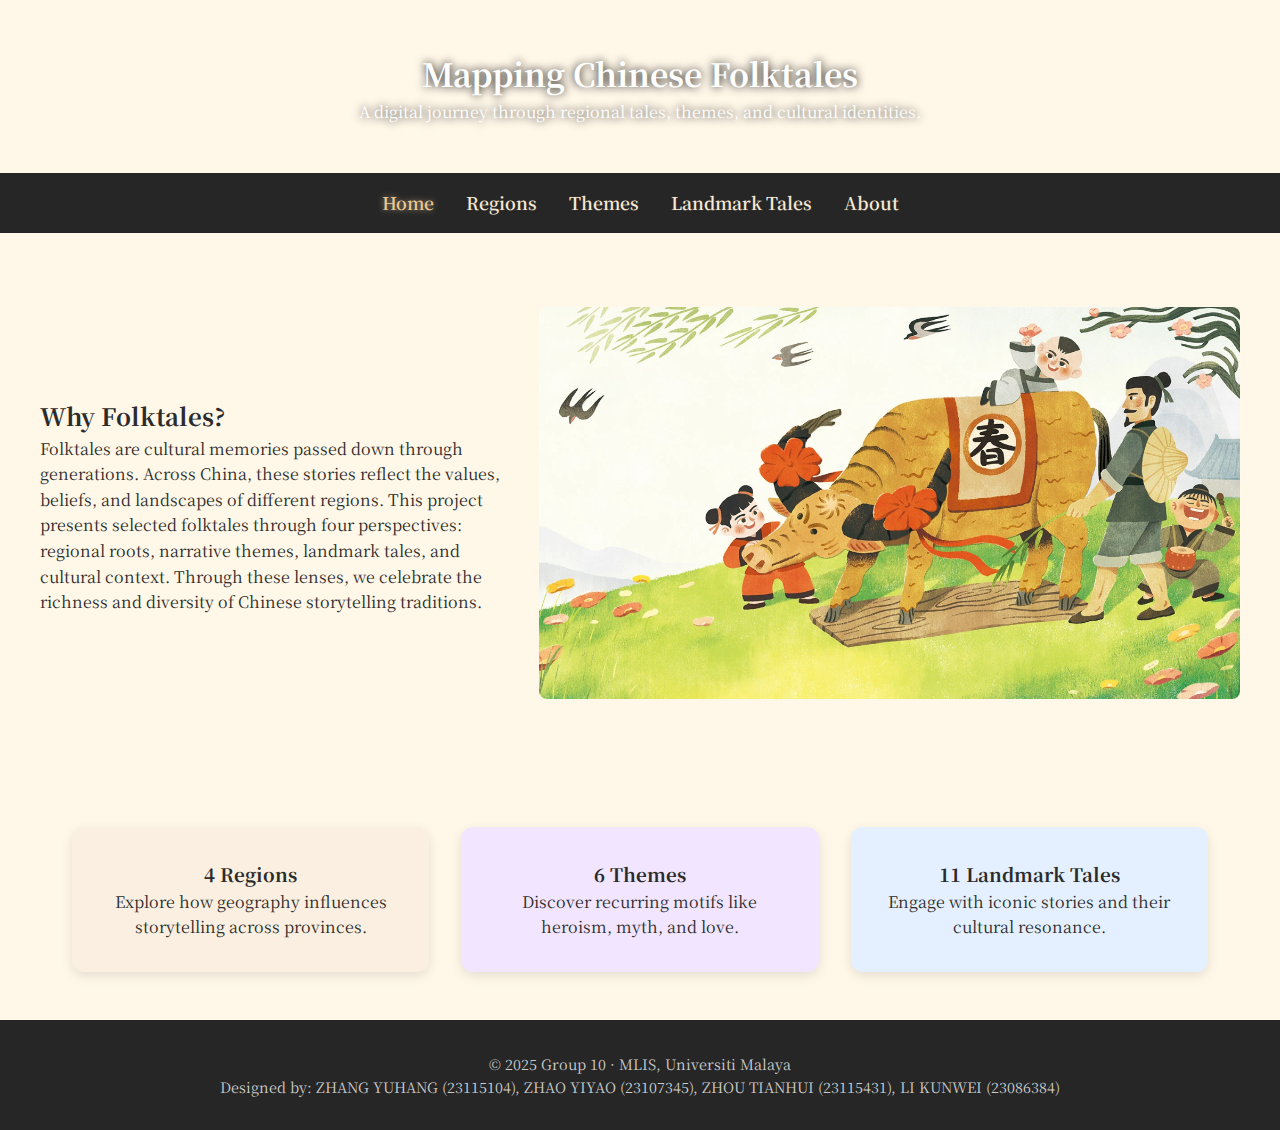
<file: index.html>
<!DOCTYPE html>
<html lang="en">
    <head>
        <meta charset="UTF-8" />
        <meta name="viewport" content="width=device-width, initial-scale=1.0" />
        <title>Mapping Chinese Folktales</title>
        <link
            href="https://fonts.googleapis.com/css2?family=Noto+Serif+SC:wght@400;600&display=swap"
            rel="stylesheet" />
        <link rel="stylesheet" href="css/index.css" />
        <link rel="stylesheet" href="css/home.css" />
    </head>
    <body>
        <header>
            <h1>Mapping Chinese Folktales</h1>
            <p>A digital journey through regional tales, themes, and cultural identities.</p>
        </header>

        <nav>
            <a class="active" href="index.html">Home</a>
            <a href="regions.html">Regions</a>
            <a href="themes.html">Themes</a>
            <a href="stories.html">Landmark Tales</a>
            <a href="about.html">About</a>
        </nav>

        <section class="why-section">
            <div class="wrapper">
                <div class="why-text">
                    <h2>Why Folktales?</h2>
                    <p>
                        Folktales are cultural memories passed down through generations. Across China, these stories
                        reflect the values, beliefs, and landscapes of different regions. This project presents selected
                        folktales through four perspectives: regional roots, narrative themes, landmark tales, and
                        cultural context. Through these lenses, we celebrate the richness and diversity of Chinese
                        storytelling traditions.
                    </p>
                </div>
                <div class="why-img">
                    <!-- <img
                    src="https://upload.wikimedia.org/wikipedia/commons/0/0e/Yoshitoshi_-_100_Aspects_of_the_Moon_-_40.jpg"
                    alt="Storytelling illustration" /> -->
                    <img src="img/1.png" alt="" />
                </div>
            </div>
        </section>

        <section class="highlights">
            <div class="highlight-card">
                <h3>4 Regions</h3>
                <p>Explore how geography influences storytelling across provinces.</p>
            </div>
            <div class="highlight-card">
                <h3>6 Themes</h3>
                <p>Discover recurring motifs like heroism, myth, and love.</p>
            </div>
            <div class="highlight-card">
                <h3>11 Landmark Tales</h3>
                <p>Engage with iconic stories and their cultural resonance.</p>
            </div>
        </section>

        <footer>
            <p>© 2025 Group 10 · MLIS, Universiti Malaya</p>
            <p>
                Designed by: ZHANG YUHANG (23115104), ZHAO YIYAO (23107345), ZHOU TIANHUI (23115431), LI KUNWEI
                (23086384)
            </p>
        </footer>
    </body>
</html>
</file>
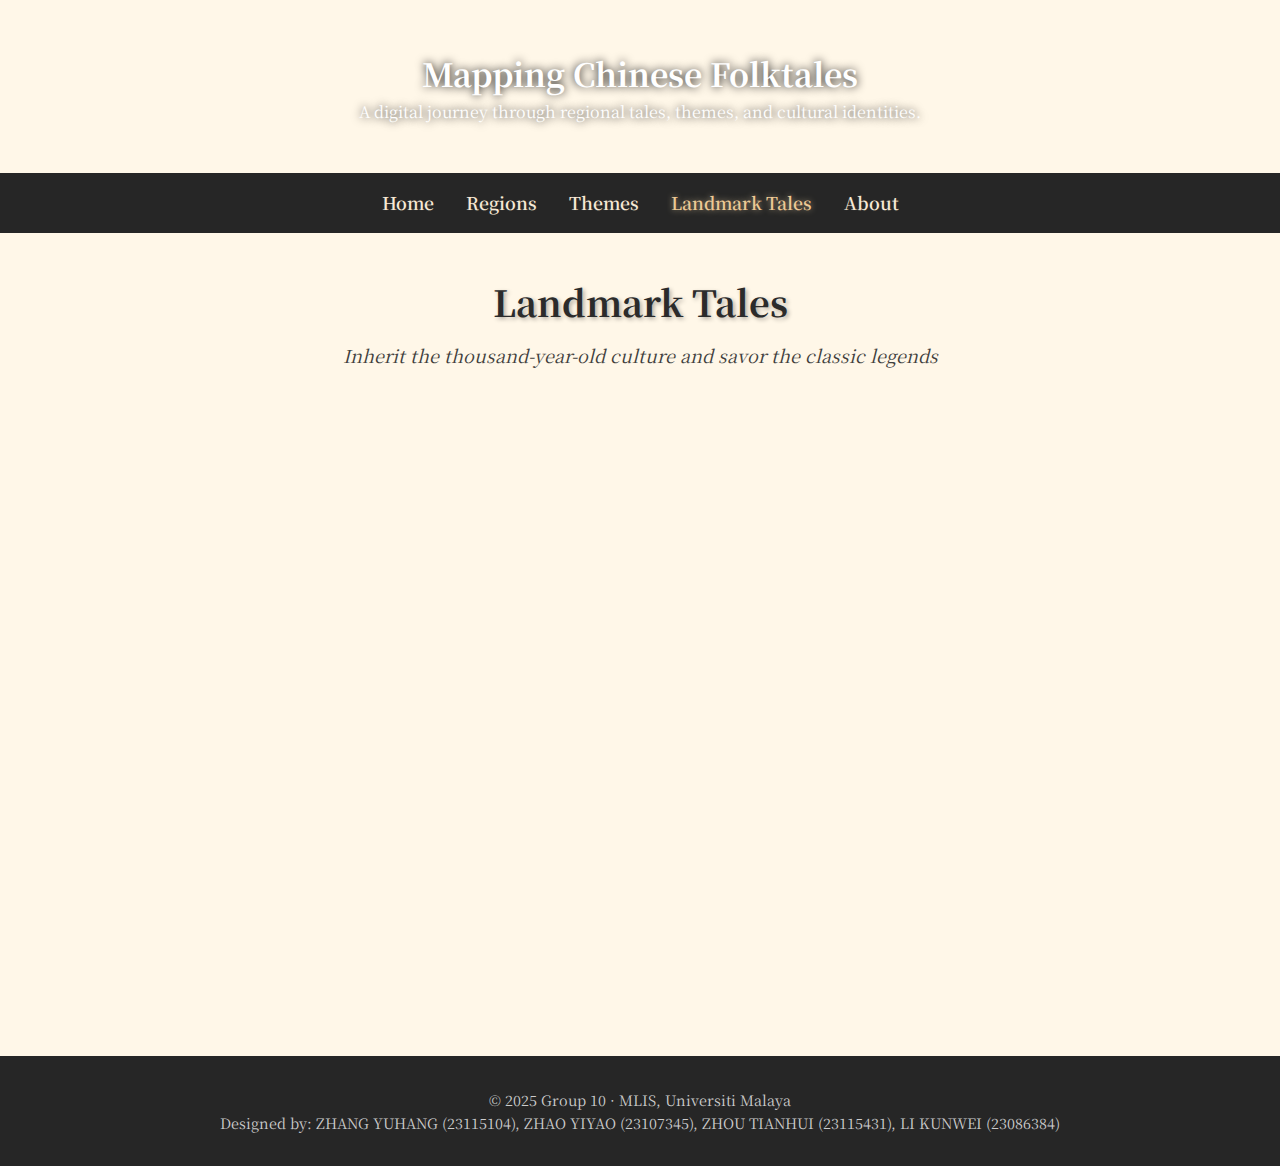
<file: stories.html>
<!DOCTYPE html>
<html lang="en">
    <head>
        <meta charset="UTF-8" />
        <meta name="viewport" content="width=device-width, initial-scale=1.0" />
        <title>Mapping Chinese Folktales</title>
        <link
            href="https://fonts.googleapis.com/css2?family=Noto+Serif+SC:wght@400;600&display=swap"
            rel="stylesheet" />

        <link rel="stylesheet" href="css/index.css" />
    </head>

    <body>
        <header>
            <h1>Mapping Chinese Folktales</h1>
            <p>A digital journey through regional tales, themes, and cultural identities.</p>
        </header>

        <nav>
            <a href="index.html">Home</a>
            <a href="regions.html">Regions</a>
            <a href="themes.html">Themes</a>
            <a class="active" href="stories.html">Landmark Tales</a>
            <a href="about.html">About</a>
        </nav>

        <main>
            <div class="header text-center">
                <h1 class="main-title">Landmark Tales</h1>
                <p class="subtitle">Inherit the thousand-year-old culture and savor the classic legends</p>
            </div>

            <div class="container">
                <iframe
                    src="https://cdn.knightlab.com/libs/timeline3/latest/embed/index.html?source=v2%3A2PACX-1vRk54QwwZbKPGCCfIO9J8CgfU6RWIIhSk_O4r7I3-Yg5fiVTwc5ikBI0xbqGUgZtKm-u1J6MstILXfm&font=Default&lang=en&initial_zoom=2&width=100%25&height=650"
                    width="100%"
                    height="650"
                    webkitallowfullscreen
                    mozallowfullscreen
                    allowfullscreen
                    frameborder="0"></iframe>
            </div>
        </main>

        <footer>
            <p>© 2025 Group 10 · MLIS, Universiti Malaya</p>
            <p>
                Designed by: ZHANG YUHANG (23115104), ZHAO YIYAO (23107345), ZHOU TIANHUI (23115431), LI KUNWEI
                (23086384)
            </p>
        </footer>
    </body>
</html>
</file>
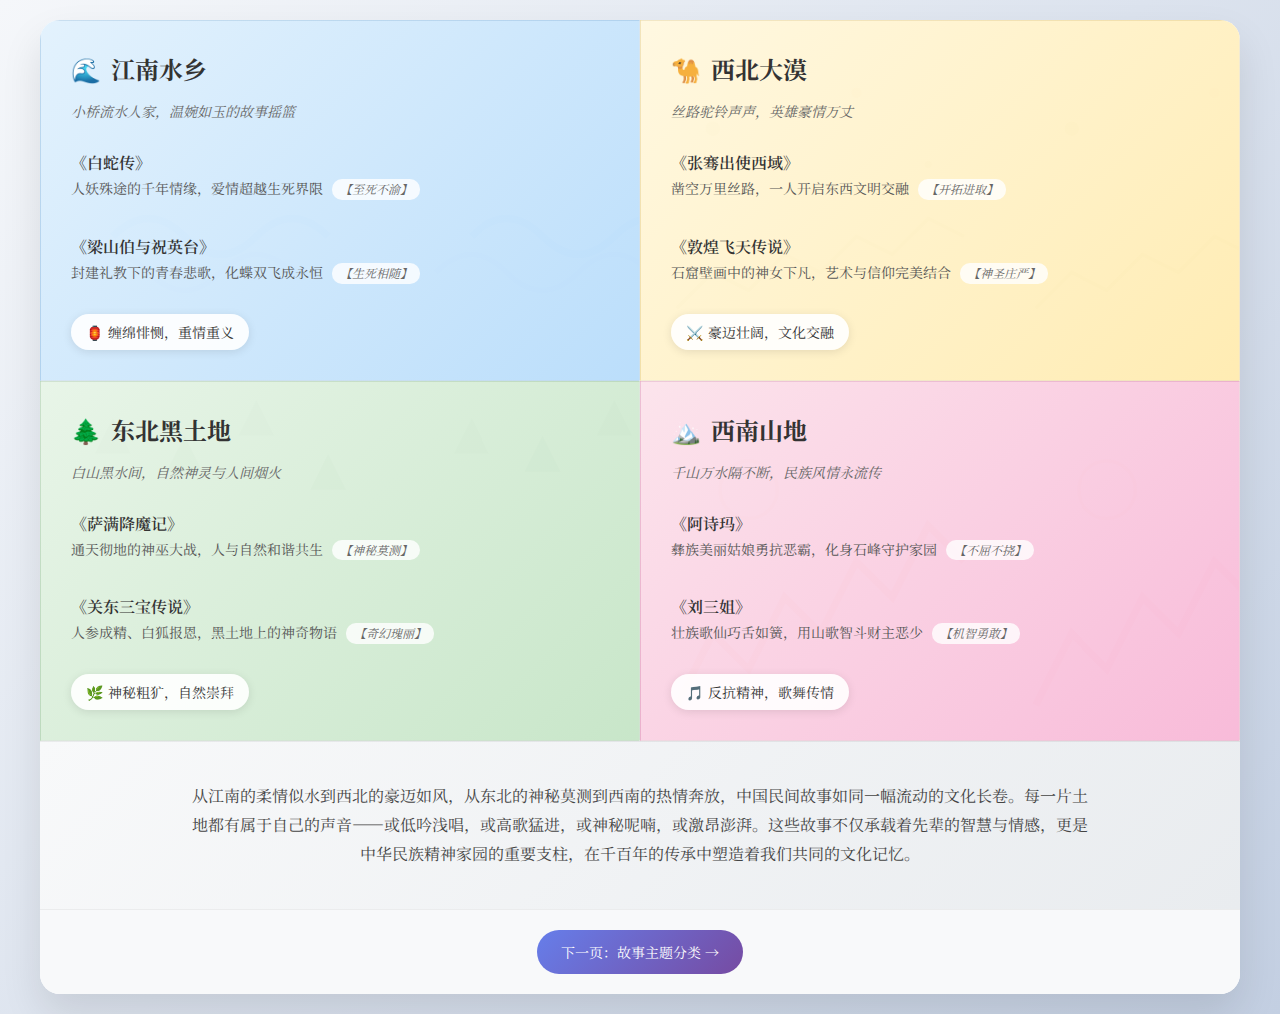
<file: ui/2.html>
<!DOCTYPE html>
<html lang="zh-CN">
    <head>
        <meta charset="UTF-8" />
        <meta name="viewport" content="width=device-width, initial-scale=1.0" />
        <title>地域故事页面</title>
        <style>
            @import url('https://fonts.googleapis.com/css2?family=Noto+Serif+SC:wght@400;600;700&display=swap');

            * {
                margin: 0;
                padding: 0;
                box-sizing: border-box;
            }

            body {
                font-family: 'Noto Serif SC', serif;
                background: linear-gradient(135deg, #f5f7fa 0%, #c3cfe2 100%);
                min-height: 100vh;
                padding: 20px;
            }

            .container {
                max-width: 1200px;
                margin: 0 auto;
                background: white;
                border-radius: 20px;
                box-shadow: 0 20px 40px rgba(0, 0, 0, 0.1);
                overflow: hidden;
            }

            .header {
                text-align: center;
                padding: 40px 20px 30px;
                background: linear-gradient(135deg, #667eea 0%, #764ba2 100%);
                color: white;
                position: relative;
            }

            .header::before {
                content: '';
                position: absolute;
                top: 0;
                left: 0;
                right: 0;
                bottom: 0;
                background: url('data:image/svg+xml,<svg xmlns="http://www.w3.org/2000/svg" viewBox="0 0 100 100"><defs><pattern id="grain" width="100" height="100" patternUnits="userSpaceOnUse"><circle cx="25" cy="25" r="1" fill="white" opacity="0.1"/><circle cx="75" cy="75" r="1" fill="white" opacity="0.1"/><circle cx="50" cy="10" r="0.5" fill="white" opacity="0.1"/></pattern></defs><rect width="100" height="100" fill="url(%23grain)"/></svg>');
                opacity: 0.3;
            }

            .main-title {
                font-size: 36px;
                font-weight: 700;
                margin-bottom: 10px;
                text-shadow: 2px 2px 4px rgba(0, 0, 0, 0.3);
                position: relative;
                z-index: 1;
            }

            .subtitle {
                font-size: 18px;
                font-style: italic;
                opacity: 0.9;
                position: relative;
                z-index: 1;
            }

            .regions-grid {
                display: grid;
                grid-template-columns: 1fr 1fr;
                gap: 0;
            }

            .region-card {
                padding: 30px;
                position: relative;
                overflow: hidden;
                transition: transform 0.3s ease, box-shadow 0.3s ease;
                border: 1px solid rgba(0, 0, 0, 0.05);
            }

            .region-card:hover {
                transform: translateY(-5px);
                box-shadow: 0 10px 30px rgba(0, 0, 0, 0.15);
            }

            .region-card::before {
                content: '';
                position: absolute;
                top: 0;
                left: 0;
                right: 0;
                bottom: 0;
                opacity: 0.05;
                z-index: 0;
            }

            .jiangnan {
                background: linear-gradient(135deg, #e3f2fd 0%, #bbdefb 100%);
            }

            .jiangnan::before {
                background: url('data:image/svg+xml,<svg xmlns="http://www.w3.org/2000/svg" viewBox="0 0 100 100"><path d="M20,60 Q30,50 40,60 T60,60 T80,60" stroke="%234A90E2" stroke-width="2" fill="none" opacity="0.3"/><path d="M10,70 Q20,60 30,70 T50,70 T70,70" stroke="%234A90E2" stroke-width="1.5" fill="none" opacity="0.2"/></svg>');
            }

            .xibei {
                background: linear-gradient(135deg, #fff8e1 0%, #ffecb3 100%);
            }

            .xibei::before {
                background: url('data:image/svg+xml,<svg xmlns="http://www.w3.org/2000/svg" viewBox="0 0 100 100"><circle cx="20" cy="30" r="2" fill="%23D4AF37" opacity="0.3"/><circle cx="60" cy="20" r="1.5" fill="%23D4AF37" opacity="0.2"/><circle cx="80" cy="40" r="1" fill="%23D4AF37" opacity="0.3"/><path d="M10,80 L20,70 L30,75 L40,65 L50,70 L60,60 L70,65 L80,55 L90,60" stroke="%23D4AF37" stroke-width="1" fill="none" opacity="0.3"/></svg>');
            }

            .dongbei {
                background: linear-gradient(135deg, #e8f5e8 0%, #c8e6c9 100%);
            }

            .dongbei::before {
                background: url('data:image/svg+xml,<svg xmlns="http://www.w3.org/2000/svg" viewBox="0 0 100 100"><polygon points="20,10 25,20 15,20" fill="%232F5233" opacity="0.2"/><polygon points="40,15 45,25 35,25" fill="%232F5233" opacity="0.3"/><polygon points="60,5 65,15 55,15" fill="%232F5233" opacity="0.2"/><polygon points="80,20 85,30 75,30" fill="%232F5233" opacity="0.3"/></svg>');
            }

            .xinan {
                background: linear-gradient(135deg, #fce4ec 0%, #f8bbd9 100%);
            }

            .xinan::before {
                background: url('data:image/svg+xml,<svg xmlns="http://www.w3.org/2000/svg" viewBox="0 0 100 100"><path d="M10,90 L20,70 L30,80 L40,60 L50,70 L60,50 L70,60 L80,40 L90,50" stroke="%23E74C3C" stroke-width="2" fill="none" opacity="0.3"/><circle cx="30" cy="30" r="8" fill="none" stroke="%23E74C3C" stroke-width="1" opacity="0.2"/></svg>');
            }

            .region-header {
                display: flex;
                align-items: center;
                margin-bottom: 15px;
                position: relative;
                z-index: 1;
            }

            .region-icon {
                font-size: 24px;
                margin-right: 10px;
            }

            .region-name {
                font-size: 24px;
                font-weight: 700;
                color: #333;
            }

            .region-desc {
                font-size: 14px;
                color: #666;
                font-style: italic;
                margin-bottom: 20px;
                position: relative;
                z-index: 1;
            }

            .stories {
                margin-bottom: 20px;
                position: relative;
                z-index: 1;
            }

            .story {
                margin-bottom: 15px;
                padding: 10px 0;
            }

            .story-title {
                font-size: 16px;
                font-weight: 600;
                color: #333;
                margin-bottom: 5px;
            }

            .story-desc {
                font-size: 14px;
                color: #555;
                line-height: 1.4;
            }

            .emotion-tag {
                display: inline-block;
                background: rgba(255, 255, 255, 0.8);
                padding: 2px 8px;
                border-radius: 10px;
                font-size: 12px;
                color: #666;
                margin-left: 5px;
                font-style: italic;
            }

            .region-tag {
                background: rgba(255, 255, 255, 0.9);
                padding: 8px 15px;
                border-radius: 20px;
                font-size: 14px;
                color: #333;
                display: inline-flex;
                align-items: center;
                gap: 5px;
                box-shadow: 0 2px 10px rgba(0, 0, 0, 0.1);
                position: relative;
                z-index: 1;
            }

            .summary {
                padding: 40px;
                background: linear-gradient(135deg, #f8f9fa 0%, #e9ecef 100%);
                text-align: center;
                border-top: 1px solid rgba(0, 0, 0, 0.05);
            }

            .summary p {
                font-size: 16px;
                line-height: 1.8;
                color: #444;
                max-width: 900px;
                margin: 0 auto;
            }

            .nav-hint {
                text-align: center;
                padding: 20px;
                background: #f8f9fa;
                border-top: 1px solid rgba(0, 0, 0, 0.05);
            }

            .nav-button {
                display: inline-block;
                background: linear-gradient(135deg, #667eea 0%, #764ba2 100%);
                color: white;
                padding: 12px 24px;
                border-radius: 25px;
                text-decoration: none;
                font-size: 14px;
                transition: transform 0.3s ease;
            }

            .nav-button:hover {
                transform: translateY(-2px);
                box-shadow: 0 5px 15px rgba(0, 0, 0, 0.2);
            }

            @media (max-width: 768px) {
                .regions-grid {
                    grid-template-columns: 1fr;
                }

                .main-title {
                    font-size: 28px;
                }

                .region-card {
                    padding: 20px;
                }
            }
        </style>
    </head>
    <body>
        <div class="container">
        

            <div class="regions-grid">
                <div class="region-card jiangnan">
                    <div class="region-header">
                        <span class="region-icon">🌊</span>
                        <h2 class="region-name">江南水乡</h2>
                    </div>
                    <p class="region-desc">小桥流水人家，温婉如玉的故事摇篮</p>

                    <div class="stories">
                        <div class="story">
                            <div class="story-title">《白蛇传》</div>
                            <div class="story-desc">
                                人妖殊途的千年情缘，爱情超越生死界限
                                <span class="emotion-tag">【至死不渝】</span>
                            </div>
                        </div>
                        <div class="story">
                            <div class="story-title">《梁山伯与祝英台》</div>
                            <div class="story-desc">
                                封建礼教下的青春悲歌，化蝶双飞成永恒
                                <span class="emotion-tag">【生死相随】</span>
                            </div>
                        </div>
                    </div>

                    <div class="region-tag">
                        <span>🏮</span>
                        <span>缠绵悱恻，重情重义</span>
                    </div>
                </div>

                <div class="region-card xibei">
                    <div class="region-header">
                        <span class="region-icon">🐪</span>
                        <h2 class="region-name">西北大漠</h2>
                    </div>
                    <p class="region-desc">丝路驼铃声声，英雄豪情万丈</p>

                    <div class="stories">
                        <div class="story">
                            <div class="story-title">《张骞出使西域》</div>
                            <div class="story-desc">
                                凿空万里丝路，一人开启东西文明交融
                                <span class="emotion-tag">【开拓进取】</span>
                            </div>
                        </div>
                        <div class="story">
                            <div class="story-title">《敦煌飞天传说》</div>
                            <div class="story-desc">
                                石窟壁画中的神女下凡，艺术与信仰完美结合
                                <span class="emotion-tag">【神圣庄严】</span>
                            </div>
                        </div>
                    </div>

                    <div class="region-tag">
                        <span>⚔️</span>
                        <span>豪迈壮阔，文化交融</span>
                    </div>
                </div>

                <div class="region-card dongbei">
                    <div class="region-header">
                        <span class="region-icon">🌲</span>
                        <h2 class="region-name">东北黑土地</h2>
                    </div>
                    <p class="region-desc">白山黑水间，自然神灵与人间烟火</p>

                    <div class="stories">
                        <div class="story">
                            <div class="story-title">《萨满降魔记》</div>
                            <div class="story-desc">
                                通天彻地的神巫大战，人与自然和谐共生
                                <span class="emotion-tag">【神秘莫测】</span>
                            </div>
                        </div>
                        <div class="story">
                            <div class="story-title">《关东三宝传说》</div>
                            <div class="story-desc">
                                人参成精、白狐报恩，黑土地上的神奇物语
                                <span class="emotion-tag">【奇幻瑰丽】</span>
                            </div>
                        </div>
                    </div>

                    <div class="region-tag">
                        <span>🌿</span>
                        <span>神秘粗犷，自然崇拜</span>
                    </div>
                </div>

                <div class="region-card xinan">
                    <div class="region-header">
                        <span class="region-icon">🏔️</span>
                        <h2 class="region-name">西南山地</h2>
                    </div>
                    <p class="region-desc">千山万水隔不断，民族风情永流传</p>

                    <div class="stories">
                        <div class="story">
                            <div class="story-title">《阿诗玛》</div>
                            <div class="story-desc">
                                彝族美丽姑娘勇抗恶霸，化身石峰守护家园
                                <span class="emotion-tag">【不屈不挠】</span>
                            </div>
                        </div>
                        <div class="story">
                            <div class="story-title">《刘三姐》</div>
                            <div class="story-desc">
                                壮族歌仙巧舌如簧，用山歌智斗财主恶少
                                <span class="emotion-tag">【机智勇敢】</span>
                            </div>
                        </div>
                    </div>

                    <div class="region-tag">
                        <span>🎵</span>
                        <span>反抗精神，歌舞传情</span>
                    </div>
                </div>
            </div>

            <div class="summary">
                <p>
                    从江南的柔情似水到西北的豪迈如风，从东北的神秘莫测到西南的热情奔放，中国民间故事如同一幅流动的文化长卷。每一片土地都有属于自己的声音——或低吟浅唱，或高歌猛进，或神秘呢喃，或激昂澎湃。这些故事不仅承载着先辈的智慧与情感，更是中华民族精神家园的重要支柱，在千百年的传承中塑造着我们共同的文化记忆。
                </p>
            </div>

            <div class="nav-hint">
                <a href="#" class="nav-button">下一页：故事主题分类 →</a>
            </div>
        </div>
    </body>
</html>
</file>
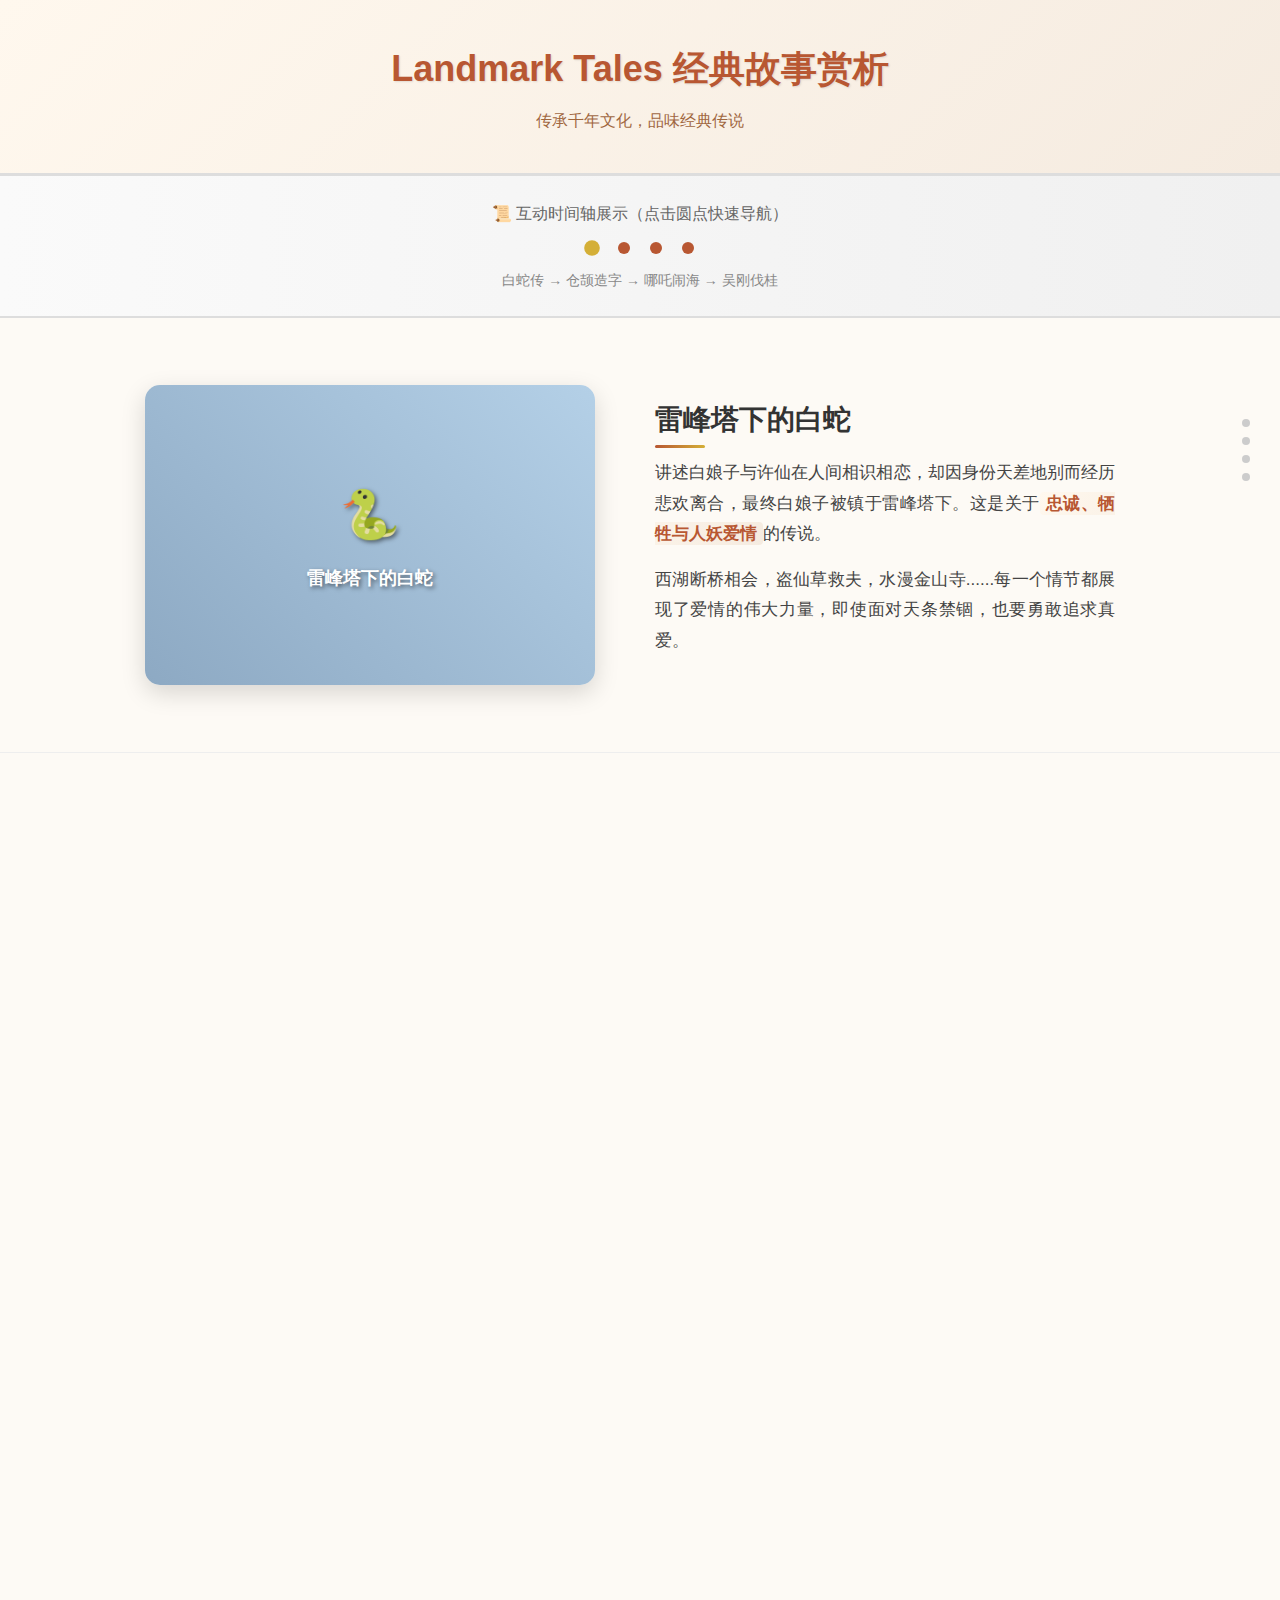
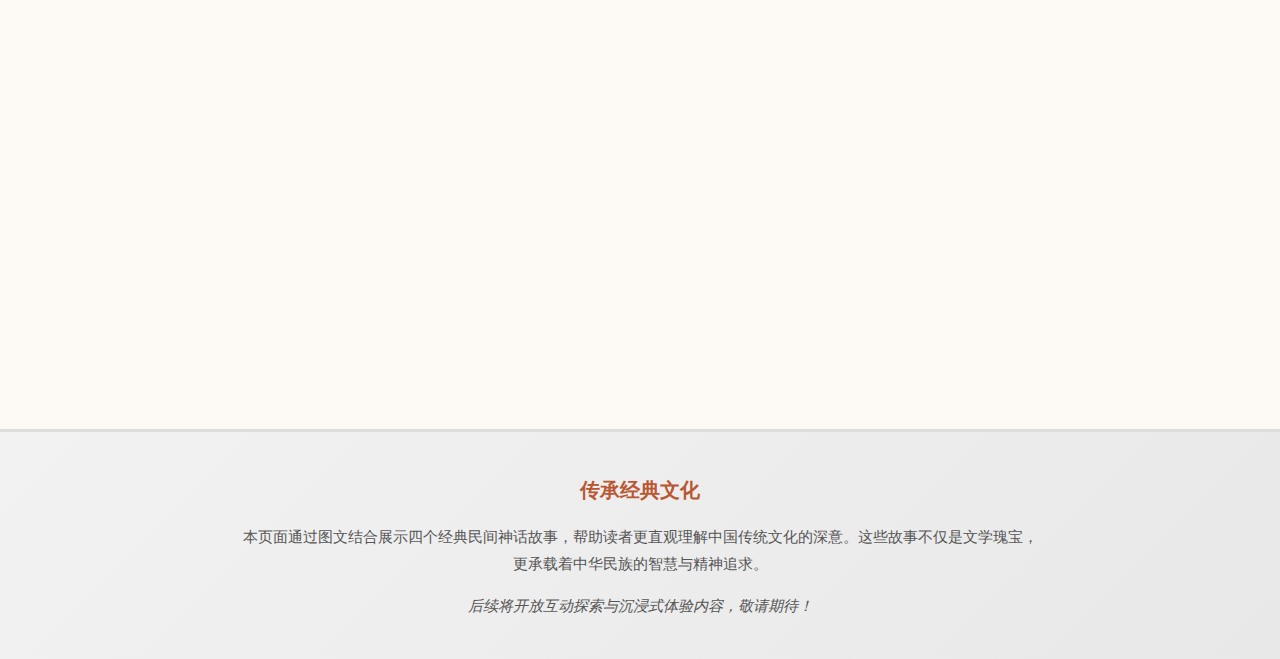
<file: ui/4.html>
<!DOCTYPE html>
<html lang="zh">
    <head>
        <meta charset="UTF-8" />
        <meta name="viewport" content="width=device-width, initial-scale=1.0" />
        <title>经典故事赏析 - Landmark Tales</title>
        <style>
            * {
                margin: 0;
                padding: 0;
                box-sizing: border-box;
            }

            body {
                font-family: 'Microsoft YaHei', 'PingFang SC', sans-serif;
                background-color: #fdfaf5;
                line-height: 1.6;
            }

            header {
                background: linear-gradient(135deg, #fff8ee 0%, #f5ebe0 100%);
                padding: 40px 20px;
                text-align: center;
                border-bottom: 3px solid #ddd;
                box-shadow: 0 2px 10px rgba(0, 0, 0, 0.1);
            }

            h1 {
                font-size: 36px;
                color: #b85732;
                margin: 0;
                text-shadow: 1px 1px 2px rgba(0, 0, 0, 0.1);
                animation: fadeInDown 1s ease;
            }

            .subtitle {
                font-size: 16px;
                color: #8b4513;
                margin-top: 10px;
                opacity: 0.8;
            }

            .timeline {
                background: linear-gradient(90deg, #fafafa 0%, #f0f0f0 100%);
                padding: 25px 20px;
                text-align: center;
                border-bottom: 2px solid #ddd;
                font-size: 16px;
                color: #666;
                position: relative;
                overflow: hidden;
            }

            .timeline::before {
                content: '';
                position: absolute;
                top: 0;
                left: -100%;
                width: 100%;
                height: 100%;
                background: linear-gradient(90deg, transparent, rgba(255, 255, 255, 0.4), transparent);
                animation: shimmer 3s infinite;
            }

            .timeline-content {
                position: relative;
                z-index: 1;
            }

            .timeline-dots {
                display: flex;
                justify-content: center;
                align-items: center;
                margin: 15px 0;
                gap: 20px;
            }

            .timeline-dot {
                width: 12px;
                height: 12px;
                border-radius: 50%;
                background: #b85732;
                cursor: pointer;
                transition: all 0.3s ease;
                position: relative;
            }

            .timeline-dot:hover {
                transform: scale(1.5);
                box-shadow: 0 0 10px rgba(184, 87, 50, 0.5);
            }

            .timeline-dot.active {
                background: #d4af37;
                transform: scale(1.3);
            }

            .timeline-dot::after {
                content: '';
                position: absolute;
                top: -20px;
                left: 50%;
                transform: translateX(-50%);
                width: 2px;
                height: 15px;
                background: #b85732;
                opacity: 0;
                transition: opacity 0.3s ease;
            }

            .timeline-dot:hover::after {
                opacity: 1;
            }

            .story-block {
                display: flex;
                align-items: center;
                justify-content: center;
                padding: 60px 40px;
                gap: 40px;
                border-bottom: 1px solid #eee;
                transition: all 0.5s ease;
                opacity: 0;
                transform: translateY(50px);
            }

            .story-block.visible {
                opacity: 1;
                transform: translateY(0);
            }

            .story-block:nth-child(even) {
                flex-direction: row-reverse;
                background: linear-gradient(135deg, #f9f9f9 0%, #f0f0f0 100%);
            }

            .story-block:hover {
                background: linear-gradient(135deg, #f5f5f5 0%, #ebebeb 100%);
                transform: translateY(-5px);
                box-shadow: 0 10px 30px rgba(0, 0, 0, 0.1);
            }

            .story-text {
                flex: 1;
                max-width: 500px;
                padding: 20px;
            }

            .story-text h2 {
                font-size: 28px;
                color: #333;
                margin-bottom: 15px;
                position: relative;
                display: inline-block;
            }

            .story-text h2::after {
                content: '';
                position: absolute;
                bottom: -5px;
                left: 0;
                width: 50px;
                height: 3px;
                background: linear-gradient(90deg, #b85732, #d4af37);
                border-radius: 2px;
            }

            .story-text p {
                font-size: 17px;
                line-height: 1.8;
                color: #444;
                text-align: justify;
                margin-bottom: 15px;
            }

            .story-highlight {
                color: #b85732;
                font-weight: 600;
                background: linear-gradient(120deg, #fff8ee, #f5ebe0);
                padding: 2px 6px;
                border-radius: 4px;
            }

            .story-img {
                flex: 1;
                max-width: 450px;
                position: relative;
                overflow: hidden;
                border-radius: 15px;
                box-shadow: 0 8px 25px rgba(0, 0, 0, 0.15);
                transition: transform 0.3s ease;
            }

            .story-img:hover {
                transform: scale(1.05);
            }

            .story-img img {
                width: 100%;
                height: 300px;
                object-fit: cover;
                border-radius: 15px;
                transition: transform 0.5s ease;
            }

            .story-img:hover img {
                transform: scale(1.1);
            }

            /* 为每个故事添加不同的背景图片 */
            .story-img.baise {
                background: linear-gradient(45deg, #8da9c3, #b4d0e7);
            }

            .story-img.cangjie {
                background: linear-gradient(45deg, #2d40a4, #4a5fcf);
            }

            .story-img.neza {
                background: linear-gradient(45deg, #f3ecd9, #e6d5b8);
            }

            .story-img.wugang {
                background: linear-gradient(45deg, #2d40a4, #1a237e);
            }

            .placeholder-img {
                width: 100%;
                height: 300px;
                display: flex;
                flex-direction: column;
                align-items: center;
                justify-content: center;
                color: white;
                font-size: 18px;
                font-weight: bold;
                text-shadow: 2px 2px 4px rgba(0, 0, 0, 0.5);
                border-radius: 15px;
            }

            .placeholder-img .icon {
                font-size: 48px;
                margin-bottom: 10px;
            }

            .footer {
                background: linear-gradient(135deg, #f2f2f2 0%, #e8e8e8 100%);
                padding: 40px 20px;
                text-align: center;
                font-size: 15px;
                color: #555;
                border-top: 3px solid #ddd;
            }

            .footer-content {
                max-width: 800px;
                margin: 0 auto;
                line-height: 1.8;
            }

            .footer h3 {
                color: #b85732;
                margin-bottom: 15px;
                font-size: 20px;
            }

            /* 响应式设计 */
            @media (max-width: 768px) {
                .story-block,
                .story-block:nth-child(even) {
                    flex-direction: column;
                    padding: 40px 20px;
                    text-align: center;
                }

                .story-text {
                    max-width: 100%;
                    margin-top: 20px;
                }

                .story-img {
                    max-width: 100%;
                }

                h1 {
                    font-size: 28px;
                }

                .timeline-dots {
                    gap: 15px;
                }
            }

            /* 动画效果 */
            @keyframes fadeInDown {
                from {
                    opacity: 0;
                    transform: translateY(-30px);
                }
                to {
                    opacity: 1;
                    transform: translateY(0);
                }
            }

            @keyframes shimmer {
                0% {
                    left: -100%;
                }
                100% {
                    left: 100%;
                }
            }

            .scroll-indicator {
                position: fixed;
                top: 50%;
                right: 30px;
                transform: translateY(-50%);
                z-index: 1000;
            }

            .scroll-dot {
                width: 8px;
                height: 8px;
                border-radius: 50%;
                background: #ccc;
                margin: 10px 0;
                cursor: pointer;
                transition: all 0.3s ease;
            }

            .scroll-dot.active {
                background: #b85732;
                transform: scale(1.3);
            }
        </style>
    </head>
    <body>
        <header>
            <h1>Landmark Tales 经典故事赏析</h1>
            <p class="subtitle">传承千年文化，品味经典传说</p>
        </header>

        <section class="timeline">
            <div class="timeline-content">
                <div>📜 互动时间轴展示（点击圆点快速导航）</div>
                <div class="timeline-dots">
                    <div class="timeline-dot active" data-story="0" title="雷峰塔下的白蛇"></div>
                    <div class="timeline-dot" data-story="1" title="仓颉造字"></div>
                    <div class="timeline-dot" data-story="2" title="哪吒闹海"></div>
                    <div class="timeline-dot" data-story="3" title="吴刚伐桂"></div>
                </div>
                <div style="font-size: 14px; color: #888; margin-top: 10px">
                    白蛇传 → 仓颉造字 → 哪吒闹海 → 吴刚伐桂
                </div>
            </div>
        </section>

        <section class="story-block" id="story-0">
            <div class="story-img baise">
                <div class="placeholder-img">
                    <div class="icon">🐍</div>
                    <div>雷峰塔下的白蛇</div>
                </div>
            </div>
            <div class="story-text">
                <h2>雷峰塔下的白蛇</h2>
                <p>
                    讲述白娘子与许仙在人间相识相恋，却因身份天差地别而经历悲欢离合，最终白娘子被镇于雷峰塔下。这是关于<span
                        class="story-highlight"
                        >忠诚、牺牲与人妖爱情</span
                    >的传说。
                </p>
                <p>
                    西湖断桥相会，盗仙草救夫，水漫金山寺......每一个情节都展现了爱情的伟大力量，即使面对天条禁锢，也要勇敢追求真爱。
                </p>
            </div>
        </section>

        <section class="story-block" id="story-1">
            <div class="story-img cangjie">
                <div class="placeholder-img">
                    <div class="icon">📝</div>
                    <div>仓颉造字</div>
                </div>
            </div>
            <div class="story-text">
                <h2>仓颉造字</h2>
                <p>
                    相传上古时期仓颉为了记录事件、传承文明，观天地万物，创造出象形文字。从此中国人拥有了属于自己的<span
                        class="story-highlight"
                        >文字系统</span
                    >，开启书写时代。
                </p>
                <p>
                    四目如神的仓颉，仰观天象，俯察地理，创造了最初的汉字。天降粟雨，鬼神夜哭，文字的诞生改变了人类文明的进程。
                </p>
            </div>
        </section>

        <section class="story-block" id="story-2">
            <div class="story-img neza">
                <div class="placeholder-img">
                    <div class="icon">⚔️</div>
                    <div>哪吒闹海</div>
                </div>
            </div>
            <div class="story-text">
                <h2>哪吒闹海</h2>
                <p>
                    哪吒为民除害，斗海怪并自刎还父母，后重生归来，体现了<span class="story-highlight"
                        >少年英雄勇于担当、敢于牺牲</span
                    >的精神，是中国神话中极具人气的少年神祇。
                </p>
                <p>
                    三头六臂，手持火尖枪，脚踏风火轮，哪吒的形象深入人心。他的故事告诉我们，正义无关年龄，勇敢面对强权才是英雄本色。
                </p>
            </div>
        </section>

        <section class="story-block" id="story-3">
            <div class="story-img wugang">
                <div class="placeholder-img">
                    <div class="icon">🌙</div>
                    <div>吴刚伐桂</div>
                </div>
            </div>
            <div class="story-text">
                <h2>吴刚伐桂</h2>
                <p>
                    吴刚因违天条被贬至月宫伐树，月桂树每砍即合，成为永不完成的惩罚。此故事象征<span
                        class="story-highlight"
                        >执着与宿命的循环</span
                    >，也是中国古代月亮神话之一。
                </p>
                <p>在寂静的月宫中，吴刚日复一日地挥舞着斧头，这个看似徒劳的行为，实际上体现了坚持不懈的可贵品质。</p>
            </div>
        </section>

        <div class="scroll-indicator">
            <div class="scroll-dot active" data-story="0"></div>
            <div class="scroll-dot" data-story="1"></div>
            <div class="scroll-dot" data-story="2"></div>
            <div class="scroll-dot" data-story="3"></div>
        </div>

        <footer class="footer">
            <div class="footer-content">
                <h3>传承经典文化</h3>
                <p>
                    本页面通过图文结合展示四个经典民间神话故事，帮助读者更直观理解中国传统文化的深意。这些故事不仅是文学瑰宝，更承载着中华民族的智慧与精神追求。
                </p>
                <p style="margin-top: 15px; font-style: italic">后续将开放互动探索与沉浸式体验内容，敬请期待！</p>
            </div>
        </footer>

        <script>
            // 时间轴导航功能
            document.querySelectorAll('.timeline-dot, .scroll-dot').forEach(dot => {
                dot.addEventListener('click', function () {
                    const storyIndex = this.getAttribute('data-story');
                    const targetStory = document.getElementById(`story-${storyIndex}`);

                    if (targetStory) {
                        targetStory.scrollIntoView({
                            behavior: 'smooth',
                            block: 'center'
                        });

                        // 更新活跃状态
                        updateActiveStates(storyIndex);
                    }
                });
            });

            // 更新活跃状态
            function updateActiveStates(activeIndex) {
                document.querySelectorAll('.timeline-dot, .scroll-dot').forEach((dot, index) => {
                    dot.classList.toggle('active', index == activeIndex);
                });
            }

            // 滚动监听，实现视差效果和自动更新导航
            const observerOptions = {
                threshold: 0.3,
                rootMargin: '-50px 0px -50px 0px'
            };

            const observer = new IntersectionObserver(entries => {
                entries.forEach(entry => {
                    if (entry.isIntersecting) {
                        // 显示动画
                        entry.target.classList.add('visible');

                        // 更新导航状态
                        const storyId = entry.target.id;
                        const storyIndex = storyId.split('-')[1];
                        updateActiveStates(storyIndex);
                    }
                });
            }, observerOptions);

            // 观察所有故事块
            document.querySelectorAll('.story-block').forEach(block => {
                observer.observe(block);
            });

            // 页面加载完成后显示第一个故事
            window.addEventListener('load', () => {
                const firstStory = document.getElementById('story-0');
                if (firstStory) {
                    firstStory.classList.add('visible');
                }
            });

            // 添加鼠标悬停效果
            document.querySelectorAll('.story-block').forEach(block => {
                block.addEventListener('mouseenter', function () {
                    this.style.transform = 'translateY(-8px)';
                });

                block.addEventListener('mouseleave', function () {
                    this.style.transform = 'translateY(0)';
                });
            });

            // 平滑滚动到顶部功能
            document.addEventListener('keydown', function (e) {
                if (e.key === 'Home') {
                    e.preventDefault();
                    window.scrollTo({ top: 0, behavior: 'smooth' });
                }
            });
        </script>
    </body>
</html>
</file>
<file: css/index.css>
* {
    box-sizing: border-box;
    margin: 0;
    padding: 0;
}

:root {
    --primary-color: #edc995;
    --bg-primary-color: #fff7e8;
    --text-color: #2b2b2b;
    --header-color: #262626;
    --primary-color-100: #fbf4ea;
    --primary-color-200: #f8e9d5;
    --primary-color-300: #f4dfbf;
    --primary-color-400: #f1d4aa;
    --primary-color-500: #edc995;
    --primary-color-600: #bea177;
    --primary-color-700: #8e7959;
    --primary-color-800: #5f503c;
    --primary-color-900: #2f281e;

    /* dhx 甘特图基础色变量 */
    --dhx-gantt-base-colors-white: #ffffff;
    --dhx-gantt-base-colors-select: #eff3ff;
    --dhx-gantt-base-colors-hover-color: #e0e0e0;
    --dhx-gantt-base-colors-border-light: #f0f0f0;
    --dhx-gantt-base-colors-border: #dfe0e1;
    --dhx-gantt-base-colors-icons: #a1a4a6;

    --dhx-gantt-base-colors-text-light: #555d63;
    --dhx-gantt-base-colors-text-base: #23272a;
    --dhx-gantt-base-colors-text-on-fill: rgba(255, 255, 255, 0.9);
    --dhx-gantt-base-colors-background: #ffffff;
    --dhx-gantt-base-colors-background-alt: #f2f2f2;
    --dhx-gantt-base-colors-primary: #537cfa;
}
body {
    font-family: 'Noto Serif SC', serif;
    background-color: var(--bg-primary-color);
    color: var(--text-color);
    line-height: 1.6;
}
header {
    background-image: url('https://upload.wikimedia.org/wikipedia/commons/4/40/Getsuya_Sansui_by_Hashimoto_Gah%C5%8D.jpg');
    background-size: cover;
    background-position: center;
    padding: 3rem 2rem;
    color: white;
    text-align: center;
    text-shadow: 0 0 10px rgba(0, 0, 0, 1);
}
nav {
    position: sticky;
    top: 0;
    left: 0;
    width: 100%;
    background-color: var(--header-color);
    display: flex;
    justify-content: center;
    /* gap: 2rem; */
    flex-wrap: wrap;
    z-index: 99999;
}
nav a {
    padding: 1rem;
    color: var(--primary-color-200);

    text-decoration: none;
    font-weight: 600;
    font-size: 1.1rem;
    text-shadow: 0 0 2px rgba(255, 255, 255, 0.1);
    transition: all 0.3s ease;
}
nav a:hover {
    background-color: rgba(255, 230, 180, 0.6);
    text-shadow: 0 0 6px rgba(255, 230, 180, 0.6);
    color: #fff;
}

.active {
    text-shadow: 0 0 6px rgba(255, 230, 180, 0.6);
    color: var(--primary-color);
}

footer {
    background-color: var(--header-color);
    color: #ccc;
    text-align: center;
    padding: 2rem;
    font-size: 0.9rem;
}
@media (max-width: 768px) {
    .why-section {
        flex-direction: column;
        text-align: center;
    }
    .why-img img {
        max-width: 300px;
        margin: 0 auto;
    }
}

.header {
    text-align: center;
    padding: 40px 20px 30px;
    position: relative;
}

.main-title {
    font-size: 36px;
    font-weight: 700;
    margin-bottom: 10px;
    text-shadow: 2px 2px 4px rgba(0, 0, 0, 0.3);
    position: relative;
    z-index: 1;
}

.subtitle {
    font-size: 18px;
    font-style: italic;
    opacity: 0.9;
    position: relative;
    z-index: 1;
}
</file>
<file: css/home.css>
.why-section {
    background-color: #fff7e8;
    padding: 3rem 2rem;
}
.why-section .wrapper {
    min-height: 50vh;
    max-width: 1200px;
    margin: 0 auto;
    display: flex;
    flex-wrap: wrap;
    align-items: center;
    justify-content: space-between;
    gap: 2rem;
}
.why-text {
    flex: 2;
    /* flex: 1 1 300px; */
    max-width: 600px;
}
.why-img {
    text-align: center;
    flex: 3;
    /* flex: 1 1 300px;
    max-width: 500px; */
}
.why-img img {
    width: 100%;
    /* max-width: 600px; */
    height: auto;
    border-radius: 8px;
}
.highlights {
    max-width: 1200px;
    margin: 0 auto;
    display: flex;
    flex-wrap: wrap;
    justify-content: center;
    gap: 2rem;
    padding: 3rem 2rem;
    /* background-color: #f6f4ee; */
}
.highlight-card {
    flex: 1 1 250px;
    background-color: #fff;
    border-radius: 12px;
    padding: 2rem;
    box-shadow: 0 4px 12px rgba(0, 0, 0, 0.1);
    text-align: center;
    transition: transform 0.3s;
    cursor: pointer;
}
.highlight-card:hover {
    transform: translateY(-4px);
}
.highlight-card:nth-child(1) {
    background-color: #faefe0;
}
.highlight-card:nth-child(2) {
    background-color: #f2e5ff;
}
.highlight-card:nth-child(3) {
    background-color: #e4f0ff;
}
</file>
